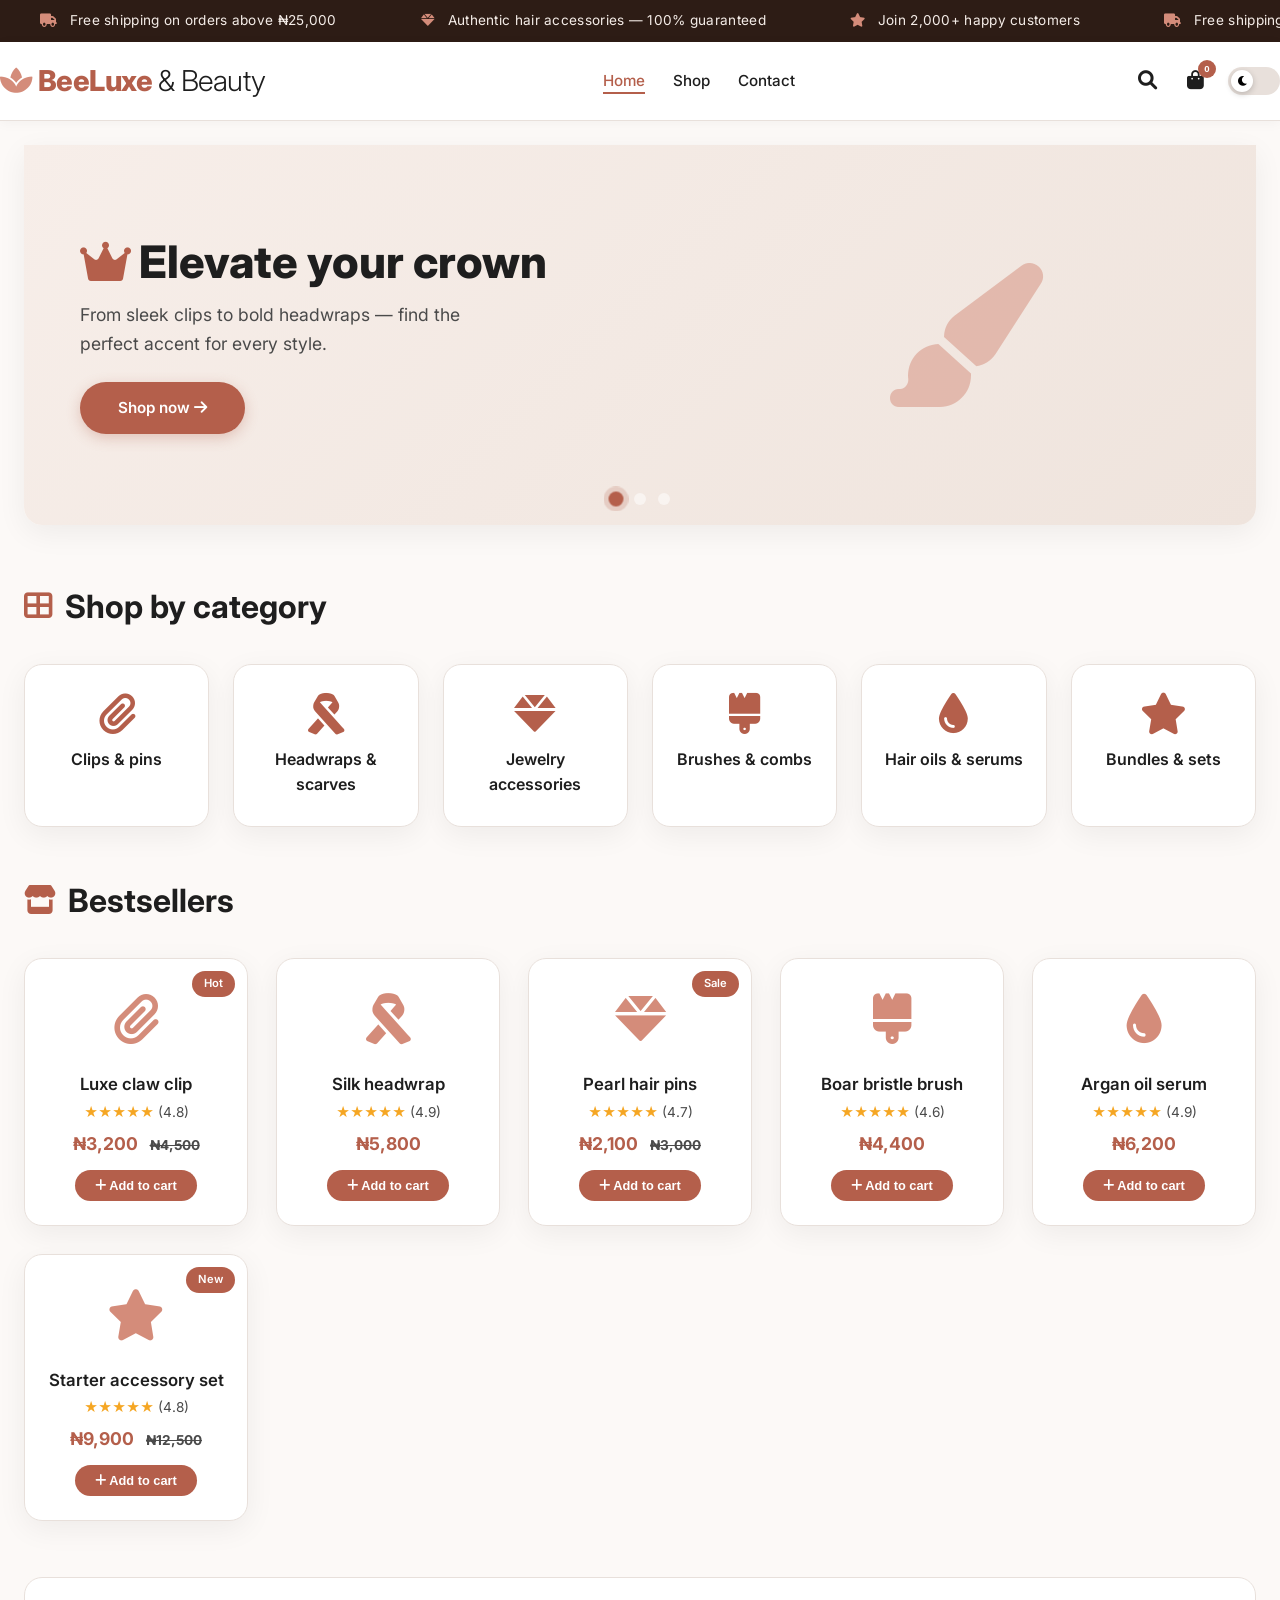
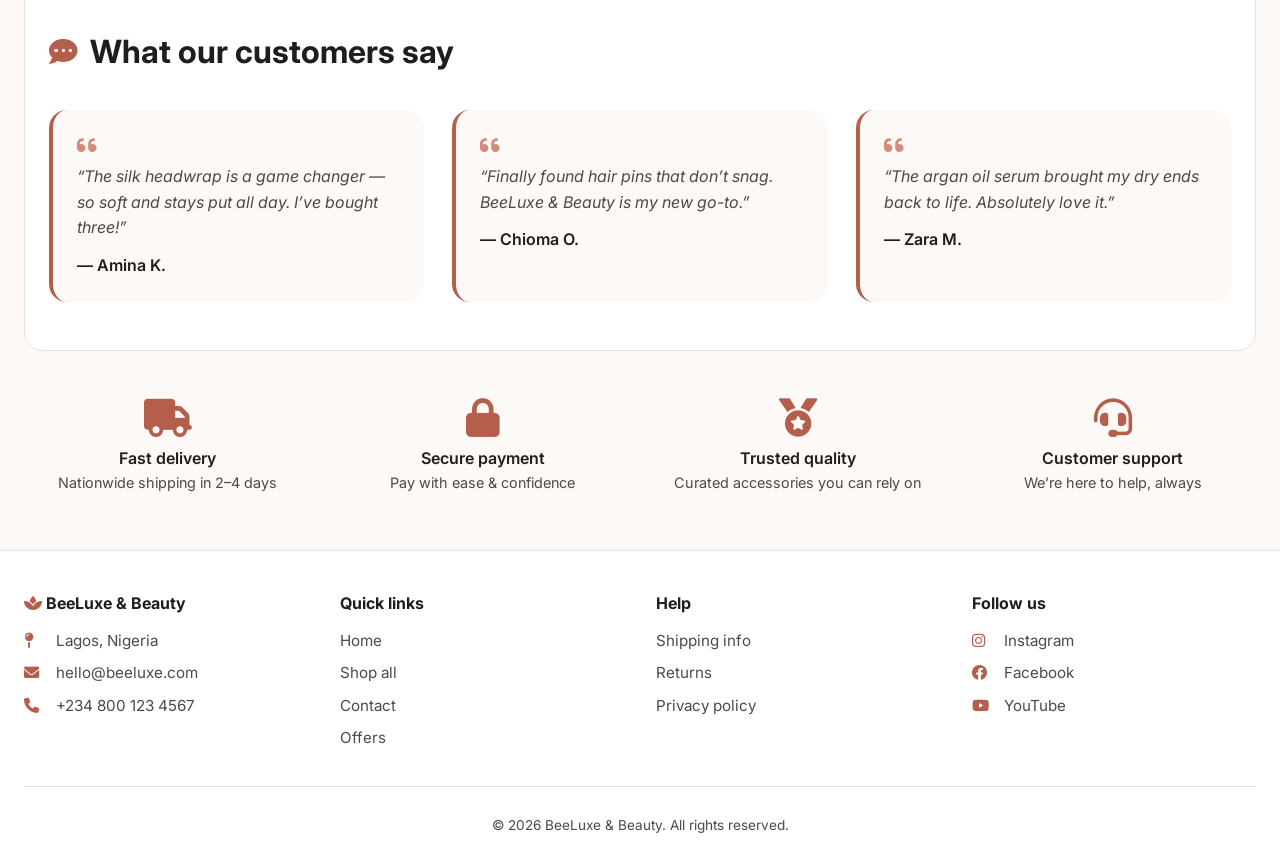
<file: contact.html>
<!DOCTYPE html>
<html lang="en">
<head>
    <meta charset="UTF-8" />
    <meta name="viewport" content="width=device-width, initial-scale=1.0" />
    <title>BeeLuxe & Beauty – Hair Accessories</title>

    <!-- Google Fonts & Font Awesome -->
    <link rel="preconnect" href="https://fonts.googleapis.com" />
    <link rel="preconnect" href="https://fonts.gstatic.com" crossorigin />
    <link href="https://fonts.googleapis.com/css2?family=Inter:opsz,wght@14..32,300;14..32,400;14..32,600;14..32,700;14..32,800&display=swap" rel="stylesheet" />
    <link rel="stylesheet" href="https://cdnjs.cloudflare.com/ajax/libs/font-awesome/6.0.0-beta3/css/all.min.css" />

    <style>
        /* ----- CSS Variables (Light & Dark) ----- */
        * {
            margin: 0;
            padding: 0;
            box-sizing: border-box;
        }

        :root {
            --bg: #fcf9f7;
            --bg-secondary: #ffffff;
            --text: #1e1e1e;
            --text-muted: #4a4a4a;
            --accent: #b45f4b;
            --accent-light: #d48c7a;
            --accent-dark: #8e3e2b;
            --border: #e8e0db;
            --shadow: 0 8px 30px rgba(0, 0, 0, 0.06);
            --card-bg: #ffffff;
            --hero-overlay: rgba(0, 0, 0, 0.25);
            --transition: 0.35s ease;
            --radius: 18px;
            --font: 'Inter', sans-serif;
            --banner-bg: #2d1c15;
            --banner-text: #f5ede8;
            --input-bg: #ffffff;
            --input-border: #ddd;
            --input-focus: #b45f4b;
            --success: #2d7d46;
        }

        [data-theme="dark"] {
            --bg: #161616;
            --bg-secondary: #1f1f1f;
            --text: #f0ece9;
            --text-muted: #b0aaa5;
            --accent: #d48c7a;
            --accent-light: #e6b09e;
            --accent-dark: #b45f4b;
            --border: #333333;
            --shadow: 0 8px 30px rgba(0, 0, 0, 0.5);
            --card-bg: #262626;
            --hero-overlay: rgba(0, 0, 0, 0.5);
            --banner-bg: #0f0a08;
            --banner-text: #e8ddd6;
            --input-bg: #2a2a2a;
            --input-border: #444;
            --input-focus: #d48c7a;
            --success: #4caf84;
        }

        /* ----- Reset & Base ----- */
        html {
            scroll-behavior: smooth;
        }

        body {
            font-family: var(--font);
            background: var(--bg);
            color: var(--text);
            transition: background var(--transition), color var(--transition);
            line-height: 1.6;
        }

        a {
            text-decoration: none;
            color: inherit;
        }
        img {
            max-width: 100%;
            display: block;
        }
        .container {
            max-width: 1280px;
            margin: 0 auto;
            padding: 0 24px;
        }

        /* ----- Top Banner ----- */
        .top-banner {
            background: var(--banner-bg);
            color: var(--banner-text);
            font-size: 0.85rem;
            padding: 10px 0;
            text-align: center;
            letter-spacing: 0.3px;
            transition: background var(--transition), color var(--transition);
            overflow: hidden;
            white-space: nowrap;
        }
        .top-banner .marquee {
            display: inline-block;
            animation: marquee 22s linear infinite;
        }
        @keyframes marquee {
            0% {
                transform: translateX(0%);
            }
            100% {
                transform: translateX(-50%);
            }
        }
        .top-banner span {
            margin: 0 40px;
        }
        .top-banner i {
            margin-right: 8px;
            color: var(--accent-light);
        }

        /* ----- Header / Nav ----- */
        header {
            background: var(--bg-secondary);
            box-shadow: 0 2px 12px rgba(0, 0, 0, 0.04);
            position: sticky;
            top: 0;
            z-index: 999;
            transition: background var(--transition), box-shadow var(--transition);
            border-bottom: 1px solid var(--border);
        }
        .header-inner {
            display: flex;
            align-items: center;
            justify-content: space-between;
            padding: 16px 0;
            flex-wrap: wrap;
            gap: 12px;
        }
        .logo {
            font-size: 1.8rem;
            font-weight: 800;
            letter-spacing: -0.5px;
            color: var(--accent);
            transition: color var(--transition);
            cursor: pointer;
        }
        .logo i {
            margin-right: 6px;
            color: var(--accent-light);
        }
        .logo span {
            color: var(--text);
            font-weight: 300;
        }

        .nav-links {
            display: flex;
            align-items: center;
            gap: 28px;
            list-style: none;
            font-weight: 500;
            font-size: 0.95rem;
        }
        .nav-links a {
            transition: color var(--transition);
            position: relative;
            cursor: pointer;
        }
        .nav-links a::after {
            content: '';
            position: absolute;
            left: 0;
            bottom: -4px;
            width: 0;
            height: 2px;
            background: var(--accent);
            transition: width var(--transition);
        }
        .nav-links a:hover::after,
        .nav-links a.active::after {
            width: 100%;
        }
        .nav-links a:hover,
        .nav-links a.active {
            color: var(--accent);
        }

        .header-actions {
            display: flex;
            align-items: center;
            gap: 18px;
        }
        .header-actions .icon-btn {
            background: none;
            border: none;
            font-size: 1.2rem;
            cursor: pointer;
            color: var(--text);
            transition: color var(--transition), transform 0.2s;
            padding: 6px;
            position: relative;
        }
        .header-actions .icon-btn:hover {
            color: var(--accent);
            transform: scale(1.08);
        }
        .cart-count {
            position: absolute;
            top: -4px;
            right: -6px;
            background: var(--accent);
            color: #fff;
            font-size: 0.6rem;
            font-weight: 700;
            width: 18px;
            height: 18px;
            border-radius: 50%;
            display: flex;
            align-items: center;
            justify-content: center;
        }

        /* Dark mode toggle */
        .theme-toggle {
            background: var(--border);
            border: none;
            border-radius: 40px;
            width: 52px;
            height: 28px;
            display: flex;
            align-items: center;
            padding: 3px;
            cursor: pointer;
            transition: background var(--transition);
            position: relative;
        }
        .theme-toggle .toggle-ball {
            width: 22px;
            height: 22px;
            background: var(--bg-secondary);
            border-radius: 50%;
            transition: transform var(--transition), background var(--transition);
            box-shadow: 0 2px 6px rgba(0, 0, 0, 0.2);
            display: flex;
            align-items: center;
            justify-content: center;
            font-size: 0.7rem;
        }
        .theme-toggle.dark .toggle-ball {
            transform: translateX(24px);
            background: var(--accent);
            color: #fff;
        }

        /* Mobile menu */
        .hamburger {
            display: none;
            flex-direction: column;
            gap: 5px;
            background: none;
            border: none;
            cursor: pointer;
            padding: 4px;
        }
        .hamburger span {
            width: 26px;
            height: 2.5px;
            background: var(--text);
            border-radius: 4px;
            transition: 0.3s;
        }

        /* ----- Page Transitions ----- */
        .page {
            display: none;
            animation: fadePage 0.5s ease forwards;
        }
        .page.active {
            display: block;
        }
        @keyframes fadePage {
            0% {
                opacity: 0;
                transform: translateY(20px);
            }
            100% {
                opacity: 1;
                transform: translateY(0);
            }
        }

        /* ----- Hero Slider (home) ----- */
        .hero {
            position: relative;
            overflow: hidden;
            border-radius: 0 0 var(--radius) var(--radius);
            margin: 24px 0 40px;
            box-shadow: var(--shadow);
            background: var(--bg-secondary);
            transition: background var(--transition);
        }
        .hero-slider {
            display: flex;
            transition: transform 0.7s cubic-bezier(0.25, 0.46, 0.45, 0.94);
        }
        .hero-slide {
            min-width: 100%;
            display: flex;
            align-items: center;
            justify-content: space-between;
            padding: 48px 56px;
            background: linear-gradient(135deg, #f7eee9 0%, #efe4dd 100%);
            color: #1e1e1e;
            min-height: 380px;
            transition: background var(--transition);
        }
        [data-theme="dark"] .hero-slide {
            background: linear-gradient(135deg, #2a221e 0%, #1e1714 100%);
            color: #f0ece9;
        }
        .hero-slide .content {
            flex: 1 1 55%;
        }
        .hero-slide .content h1 {
            font-size: 2.8rem;
            font-weight: 800;
            line-height: 1.2;
            margin-bottom: 12px;
        }
        .hero-slide .content h1 i {
            color: var(--accent);
        }
        .hero-slide .content p {
            font-size: 1.1rem;
            max-width: 440px;
            color: var(--text-muted);
            margin-bottom: 24px;
            transition: color var(--transition);
        }
        .hero-slide .content .btn {
            display: inline-block;
            background: var(--accent);
            color: #fff;
            padding: 14px 38px;
            border-radius: 60px;
            font-weight: 600;
            transition: background var(--transition), transform 0.2s, box-shadow 0.2s;
            box-shadow: 0 4px 14px rgba(180, 95, 75, 0.3);
            border: none;
            cursor: pointer;
            font-size: 0.95rem;
        }
        .hero-slide .content .btn:hover {
            background: var(--accent-dark);
            transform: translateY(-2px);
            box-shadow: 0 8px 24px rgba(180, 95, 75, 0.35);
        }
        .hero-slide .image {
            flex: 1 1 40%;
            display: flex;
            justify-content: center;
            align-items: center;
        }
        .hero-slide .image i {
            font-size: 9rem;
            color: var(--accent-light);
            opacity: 0.5;
            transition: opacity var(--transition);
        }
        [data-theme="dark"] .hero-slide .image i {
            opacity: 0.3;
        }
        .hero-dots {
            position: absolute;
            bottom: 20px;
            left: 50%;
            transform: translateX(-50%);
            display: flex;
            gap: 12px;
            z-index: 10;
        }
        .hero-dots button {
            width: 12px;
            height: 12px;
            border-radius: 50%;
            border: none;
            background: rgba(255, 255, 255, 0.5);
            cursor: pointer;
            transition: 0.25s;
            padding: 0;
        }
        .hero-dots button.active {
            background: var(--accent);
            transform: scale(1.25);
            box-shadow: 0 0 0 4px rgba(180, 95, 75, 0.2);
        }
        .hero-dots button:hover {
            background: var(--accent-light);
        }

        /* ----- Section Titles ----- */
        .section-title {
            font-size: 2rem;
            font-weight: 700;
            margin-bottom: 32px;
            display: flex;
            align-items: center;
            gap: 12px;
        }
        .section-title i {
            color: var(--accent);
            font-size: 1.8rem;
        }

        /* ----- Category Grid (home) ----- */
        .categories {
            margin: 56px 0 48px;
        }
        .category-grid {
            display: grid;
            grid-template-columns: repeat(auto-fit, minmax(160px, 1fr));
            gap: 24px;
        }
        .category-card {
            background: var(--card-bg);
            border-radius: var(--radius);
            padding: 28px 16px;
            text-align: center;
            box-shadow: var(--shadow);
            transition: transform 0.3s, box-shadow 0.3s, background var(--transition);
            border: 1px solid var(--border);
            cursor: pointer;
        }
        .category-card:hover {
            transform: translateY(-8px);
            box-shadow: 0 16px 40px rgba(0, 0, 0, 0.08);
        }
        .category-card i {
            font-size: 2.6rem;
            color: var(--accent);
            margin-bottom: 12px;
        }
        .category-card h4 {
            font-weight: 600;
            font-size: 1rem;
        }

        /* ----- Product Grid (shared) ----- */
        .products {
            margin: 48px 0 56px;
        }
        .product-grid {
            display: grid;
            grid-template-columns: repeat(auto-fill, minmax(220px, 1fr));
            gap: 28px;
        }
        .product-card {
            background: var(--card-bg);
            border-radius: var(--radius);
            padding: 20px 16px 24px;
            box-shadow: var(--shadow);
            transition: transform 0.3s, box-shadow 0.3s, background var(--transition);
            border: 1px solid var(--border);
            text-align: center;
            position: relative;
        }
        .product-card:hover {
            transform: translateY(-6px);
            box-shadow: 0 16px 44px rgba(0, 0, 0, 0.07);
        }
        .product-card .icon-wrap {
            font-size: 3.2rem;
            color: var(--accent-light);
            margin-bottom: 10px;
        }
        .product-card h4 {
            font-weight: 600;
            font-size: 1.05rem;
            margin-bottom: 4px;
        }
        .product-card .price {
            color: var(--accent);
            font-weight: 700;
            font-size: 1.1rem;
        }
        .product-card .old-price {
            text-decoration: line-through;
            color: var(--text-muted);
            font-size: 0.85rem;
            margin-left: 8px;
        }
        .product-card .badge {
            position: absolute;
            top: 12px;
            right: 12px;
            background: var(--accent);
            color: #fff;
            font-size: 0.7rem;
            padding: 4px 12px;
            border-radius: 40px;
            font-weight: 600;
        }
        .product-card .add-btn {
            margin-top: 12px;
            background: var(--accent);
            color: #fff;
            border: none;
            padding: 8px 20px;
            border-radius: 40px;
            font-weight: 600;
            font-size: 0.8rem;
            cursor: pointer;
            transition: background var(--transition), transform 0.2s;
        }
        .product-card .add-btn:hover {
            background: var(--accent-dark);
            transform: scale(1.05);
        }
        .product-card .rating {
            color: #f5a623;
            font-size: 0.85rem;
            margin: 4px 0 6px;
        }
        .product-card .rating span {
            color: var(--text-muted);
            font-weight: 400;
        }

        /* ----- Shop Filters ----- */
        .shop-toolbar {
            display: flex;
            flex-wrap: wrap;
            align-items: center;
            justify-content: space-between;
            gap: 16px;
            margin-bottom: 32px;
            padding: 16px 20px;
            background: var(--bg-secondary);
            border-radius: var(--radius);
            border: 1px solid var(--border);
            transition: background var(--transition);
        }
        .shop-toolbar .filter-group {
            display: flex;
            flex-wrap: wrap;
            gap: 10px;
        }
        .shop-toolbar .filter-btn {
            background: var(--bg);
            border: 1px solid var(--border);
            padding: 8px 18px;
            border-radius: 40px;
            font-size: 0.85rem;
            font-weight: 500;
            cursor: pointer;
            transition: all var(--transition);
            color: var(--text);
        }
        .shop-toolbar .filter-btn:hover,
        .shop-toolbar .filter-btn.active {
            background: var(--accent);
            color: #fff;
            border-color: var(--accent);
        }
        .shop-toolbar .sort-select {
            background: var(--bg);
            border: 1px solid var(--border);
            padding: 8px 16px;
            border-radius: 40px;
            font-size: 0.85rem;
            color: var(--text);
            cursor: pointer;
            outline: none;
            transition: border var(--transition);
        }
        .shop-toolbar .sort-select:focus {
            border-color: var(--accent);
        }

        /* ----- Testimonials (home) ----- */
        .testimonials {
            margin: 56px 0 48px;
            background: var(--bg-secondary);
            padding: 48px 0;
            border-radius: var(--radius);
            transition: background var(--transition);
            border: 1px solid var(--border);
        }
        .testimonial-grid {
            display: grid;
            grid-template-columns: repeat(auto-fit, minmax(240px, 1fr));
            gap: 28px;
        }
        .testimonial-card {
            background: var(--bg);
            padding: 24px;
            border-radius: var(--radius);
            border-left: 4px solid var(--accent);
            transition: background var(--transition);
        }
        .testimonial-card i {
            color: var(--accent-light);
            font-size: 1.4rem;
            margin-bottom: 8px;
        }
        .testimonial-card p {
            font-style: italic;
            color: var(--text-muted);
            margin-bottom: 12px;
        }
        .testimonial-card .name {
            font-weight: 600;
        }

        /* ----- Features (shared) ----- */
        .features {
            display: grid;
            grid-template-columns: repeat(auto-fit, minmax(180px, 1fr));
            gap: 28px;
            margin: 48px 0 56px;
            text-align: center;
        }
        .feature-item i {
            font-size: 2.4rem;
            color: var(--accent);
            margin-bottom: 8px;
        }
        .feature-item h5 {
            font-weight: 600;
            font-size: 1rem;
        }
        .feature-item p {
            font-size: 0.9rem;
            color: var(--text-muted);
        }

        /* ----- Contact Page ----- */
        .contact-wrap {
            display: grid;
            grid-template-columns: 1fr 1fr;
            gap: 48px;
            margin: 40px 0 56px;
        }
        .contact-info h3 {
            font-size: 1.6rem;
            font-weight: 700;
            margin-bottom: 12px;
        }
        .contact-info p {
            color: var(--text-muted);
            margin-bottom: 28px;
        }
        .contact-info .info-item {
            display: flex;
            align-items: center;
            gap: 16px;
            margin-bottom: 18px;
        }
        .contact-info .info-item i {
            width: 44px;
            height: 44px;
            background: var(--accent);
            color: #fff;
            border-radius: 50%;
            display: flex;
            align-items: center;
            justify-content: center;
            font-size: 1.1rem;
            flex-shrink: 0;
        }
        .contact-info .info-item .label {
            font-weight: 600;
            font-size: 0.9rem;
        }
        .contact-info .info-item .value {
            color: var(--text-muted);
            font-size: 0.95rem;
        }
        .contact-form {
            background: var(--bg-secondary);
            padding: 36px 32px;
            border-radius: var(--radius);
            border: 1px solid var(--border);
            transition: background var(--transition);
        }
        .contact-form h3 {
            font-size: 1.6rem;
            font-weight: 700;
            margin-bottom: 8px;
        }
        .contact-form .sub {
            color: var(--text-muted);
            margin-bottom: 24px;
        }
        .contact-form label {
            font-weight: 600;
            font-size: 0.9rem;
            display: block;
            margin-bottom: 4px;
        }
        .contact-form input,
        .contact-form textarea {
            width: 100%;
            padding: 12px 16px;
            border: 1px solid var(--input-border);
            border-radius: 10px;
            background: var(--input-bg);
            color: var(--text);
            font-family: var(--font);
            font-size: 0.95rem;
            transition: border var(--transition), box-shadow var(--transition);
            margin-bottom: 18px;
            outline: none;
        }
        .contact-form input:focus,
        .contact-form textarea:focus {
            border-color: var(--input-focus);
            box-shadow: 0 0 0 3px rgba(180, 95, 75, 0.15);
        }
        .contact-form textarea {
            min-height: 130px;
            resize: vertical;
        }
        .contact-form .submit-btn {
            background: var(--accent);
            color: #fff;
            border: none;
            padding: 14px 40px;
            border-radius: 60px;
            font-weight: 600;
            font-size: 1rem;
            cursor: pointer;
            transition: background var(--transition), transform 0.2s;
        }
        .contact-form .submit-btn:hover {
            background: var(--accent-dark);
            transform: translateY(-2px);
        }
        .form-success {
            display: none;
            padding: 16px 20px;
            background: var(--success);
            color: #fff;
            border-radius: 10px;
            margin-top: 12px;
            font-weight: 500;
        }
        .form-success.show {
            display: block;
        }

        /* ----- Footer ----- */
        footer {
            background: var(--bg-secondary);
            border-top: 1px solid var(--border);
            padding: 40px 0 24px;
            margin-top: 32px;
            transition: background var(--transition);
        }
        .footer-grid {
            display: grid;
            grid-template-columns: repeat(auto-fit, minmax(180px, 1fr));
            gap: 32px;
        }
        .footer-grid h4 {
            font-weight: 700;
            margin-bottom: 12px;
        }
        .footer-grid ul {
            list-style: none;
        }
        .footer-grid ul li {
            margin-bottom: 8px;
            color: var(--text-muted);
            font-size: 0.95rem;
        }
        .footer-grid ul li i {
            margin-right: 8px;
            color: var(--accent);
            width: 20px;
        }
        .footer-bottom {
            text-align: center;
            padding-top: 28px;
            margin-top: 28px;
            border-top: 1px solid var(--border);
            font-size: 0.85rem;
            color: var(--text-muted);
        }

        /* ----- Responsive ----- */
        @media (max-width: 900px) {
            .hero-slide {
                flex-direction: column;
                text-align: center;
                padding: 40px 28px;
                min-height: 320px;
            }
            .hero-slide .content p {
                max-width: 100%;
            }
            .hero-slide .image i {
                font-size: 5rem;
                margin-top: 12px;
            }
            .hero-slide .content h1 {
                font-size: 2.2rem;
            }
            .nav-links {
                display: none;
                flex-direction: column;
                width: 100%;
                background: var(--bg-secondary);
                padding: 20px 0;
                gap: 16px;
                border-top: 1px solid var(--border);
            }
            .nav-links.open {
                display: flex;
            }
            .hamburger {
                display: flex;
            }
            .header-inner {
                flex-wrap: wrap;
            }
            .contact-wrap {
                grid-template-columns: 1fr;
                gap: 32px;
            }
        }

        @media (max-width: 600px) {
            .hero-slide .content h1 {
                font-size: 1.8rem;
            }
            .product-grid {
                grid-template-columns: repeat(2, 1fr);
                gap: 16px;
            }
            .category-grid {
                grid-template-columns: repeat(2, 1fr);
                gap: 14px;
            }
            .top-banner {
                font-size: 0.7rem;
                padding: 8px 0;
            }
            .section-title {
                font-size: 1.5rem;
            }
            .shop-toolbar {
                flex-direction: column;
                align-items: stretch;
            }
            .shop-toolbar .filter-group {
                justify-content: center;
            }
            .contact-form {
                padding: 24px 18px;
            }
        }

        /* ----- Utility animations ----- */
        .fade-up {
            opacity: 0;
            transform: translateY(30px);
            transition: opacity 0.7s ease, transform 0.7s ease;
        }
        .fade-up.visible {
            opacity: 1;
            transform: translateY(0);
        }

        /* Toast notification */
        .toast {
            position: fixed;
            bottom: 30px;
            right: 30px;
            background: var(--bg-secondary);
            color: var(--text);
            border: 1px solid var(--border);
            padding: 16px 28px;
            border-radius: var(--radius);
            box-shadow: var(--shadow);
            font-weight: 500;
            transform: translateY(120px);
            opacity: 0;
            transition: all 0.4s ease;
            z-index: 9999;
            display: flex;
            align-items: center;
            gap: 12px;
        }
        .toast.show {
            transform: translateY(0);
            opacity: 1;
        }
        .toast i {
            color: var(--success);
            font-size: 1.2rem;
        }
    </style>
</head>
<body>

    <!-- ===== TOP BANNER ===== -->
    <div class="top-banner">
        <div class="marquee">
            <span><i class="fas fa-truck"></i> Free shipping on orders above ₦25,000</span>
            <span><i class="fas fa-gem"></i> Authentic hair accessories — 100% guaranteed</span>
            <span><i class="fas fa-star"></i> Join 2,000+ happy customers</span>
            <span><i class="fas fa-truck"></i> Free shipping on orders above ₦25,000</span>
            <span><i class="fas fa-gem"></i> Authentic hair accessories — 100% guaranteed</span>
            <span><i class="fas fa-star"></i> Join 2,000+ happy customers</span>
        </div>
    </div>

    <!-- ===== HEADER ===== -->
    <header>
        <div class="container header-inner">
            <a class="logo" onclick="navigateTo('home')"><i class="fas fa-spa"></i>BeeLuxe <span>&amp; Beauty</span></a>

            <ul class="nav-links" id="navLinks">
                <li><a class="active" data-page="home" onclick="navigateTo('home')">Home</a></li>
                <li><a data-page="shop" onclick="navigateTo('shop')">Shop</a></li>
                <li><a data-page="contact" onclick="navigateTo('contact')">Contact</a></li>
            </ul>

            <div class="header-actions">
                <button class="icon-btn" aria-label="Search"><i class="fas fa-search"></i></button>
                <button class="icon-btn" aria-label="Cart" onclick="showToast('🛒 Your cart is empty')">
                    <i class="fas fa-shopping-bag"></i>
                    <span class="cart-count" id="cartCount">0</span>
                </button>

                <!-- Dark mode toggle -->
                <button class="theme-toggle" id="themeToggle" aria-label="Toggle theme">
                    <span class="toggle-ball"><i class="fas fa-moon"></i></span>
                </button>

                <button class="hamburger" id="hamburger" aria-label="Menu">
                    <span></span><span></span><span></span>
                </button>
            </div>
        </div>
    </header>

    <main class="container">

        <!-- ============================================================ -->
        <!-- ===== PAGE: HOME ===== -->
        <!-- ============================================================ -->
        <div class="page active" id="page-home">

            <!-- HERO SLIDER -->
            <section class="hero" id="hero">
                <div class="hero-slider" id="heroSlider">
                    <div class="hero-slide">
                        <div class="content">
                            <h1><i class="fas fa-crown"></i> Elevate your crown</h1>
                            <p>From sleek clips to bold headwraps — find the perfect accent for every style.</p>
                            <a class="btn" onclick="navigateTo('shop')">Shop now <i class="fas fa-arrow-right"></i></a>
                        </div>
                        <div class="image">
                            <i class="fas fa-paint-brush"></i>
                        </div>
                    </div>
                    <div class="hero-slide">
                        <div class="content">
                            <h1><i class="fas fa-braces"></i> Braid &amp; shine</h1>
                            <p>Accessories that protect, define, and celebrate your natural texture.</p>
                            <a class="btn" onclick="navigateTo('shop')">Explore <i class="fas fa-arrow-right"></i></a>
                        </div>
                        <div class="image">
                            <i class="fas fa-hand-sparkles"></i>
                        </div>
                    </div>
                    <div class="hero-slide">
                        <div class="content">
                            <h1><i class="fas fa-feather"></i> Light as air</h1>
                            <p>Comfortable, durable, and made for all-day wear — your hair deserves the best.</p>
                            <a class="btn" onclick="navigateTo('shop')">Discover <i class="fas fa-arrow-right"></i></a>
                        </div>
                        <div class="image">
                            <i class="fas fa-leaf"></i>
                        </div>
                    </div>
                </div>
                <div class="hero-dots" id="heroDots">
                    <button class="active" data-index="0"></button>
                    <button data-index="1"></button>
                    <button data-index="2"></button>
                </div>
            </section>

            <!-- CATEGORIES -->
            <section class="categories" id="categories">
                <h2 class="section-title fade-up"><i class="fas fa-th-large"></i> Shop by category</h2>
                <div class="category-grid">
                    <div class="category-card fade-up" onclick="filterShop('clips')"><i class="fas fa-paperclip"></i><h4>Clips &amp; pins</h4></div>
                    <div class="category-card fade-up" onclick="filterShop('wraps')"><i class="fas fa-ribbon"></i><h4>Headwraps &amp; scarves</h4></div>
                    <div class="category-card fade-up" onclick="filterShop('jewelry')"><i class="fas fa-gem"></i><h4>Jewelry accessories</h4></div>
                    <div class="category-card fade-up" onclick="filterShop('brushes')"><i class="fas fa-brush"></i><h4>Brushes &amp; combs</h4></div>
                    <div class="category-card fade-up" onclick="filterShop('oils')"><i class="fas fa-tint"></i><h4>Hair oils &amp; serums</h4></div>
                    <div class="category-card fade-up" onclick="filterShop('sets')"><i class="fas fa-star"></i><h4>Bundles &amp; sets</h4></div>
                </div>
            </section>

            <!-- PRODUCTS (home preview) -->
            <section class="products" id="products-home">
                <h2 class="section-title fade-up"><i class="fas fa-store"></i> Bestsellers</h2>
                <div class="product-grid" id="homeProductGrid">
                    <!-- filled by JS -->
                </div>
            </section>

            <!-- TESTIMONIALS -->
            <section class="testimonials" id="testimonials">
                <div class="container">
                    <h2 class="section-title fade-up"><i class="fas fa-comment-dots"></i> What our customers say</h2>
                    <div class="testimonial-grid">
                        <div class="testimonial-card fade-up">
                            <i class="fas fa-quote-left"></i>
                            <p>“The silk headwrap is a game changer — so soft and stays put all day. I’ve bought three!”</p>
                            <div class="name">— Amina K.</div>
                        </div>
                        <div class="testimonial-card fade-up">
                            <i class="fas fa-quote-left"></i>
                            <p>“Finally found hair pins that don’t snag. BeeLuxe &amp; Beauty is my new go-to.”</p>
                            <div class="name">— Chioma O.</div>
                        </div>
                        <div class="testimonial-card fade-up">
                            <i class="fas fa-quote-left"></i>
                            <p>“The argan oil serum brought my dry ends back to life. Absolutely love it.”</p>
                            <div class="name">— Zara M.</div>
                        </div>
                    </div>
                </div>
            </section>

            <!-- FEATURES -->
            <div class="features">
                <div class="feature-item fade-up"><i class="fas fa-truck"></i><h5>Fast delivery</h5><p>Nationwide shipping in 2–4 days</p></div>
                <div class="feature-item fade-up"><i class="fas fa-lock"></i><h5>Secure payment</h5><p>Pay with ease &amp; confidence</p></div>
                <div class="feature-item fade-up"><i class="fas fa-medal"></i><h5>Trusted quality</h5><p>Curated accessories you can rely on</p></div>
                <div class="feature-item fade-up"><i class="fas fa-headset"></i><h5>Customer support</h5><p>We’re here to help, always</p></div>
            </div>

        </div><!-- /page-home -->

        <!-- ============================================================ -->
        <!-- ===== PAGE: SHOP ===== -->
        <!-- ============================================================ -->
        <div class="page" id="page-shop">

            <section class="products" style="margin-top:32px;">
                <h2 class="section-title fade-up"><i class="fas fa-store-alt"></i> All Accessories</h2>

                <!-- Toolbar -->
                <div class="shop-toolbar fade-up">
                    <div class="filter-group">
                        <button class="filter-btn active" data-filter="all" onclick="filterShop('all')">All</button>
                        <button class="filter-btn" data-filter="clips" onclick="filterShop('clips')">Clips</button>
                        <button class="filter-btn" data-filter="wraps" onclick="filterShop('wraps')">Wraps</button>
                        <button class="filter-btn" data-filter="jewelry" onclick="filterShop('jewelry')">Jewelry</button>
                        <button class="filter-btn" data-filter="brushes" onclick="filterShop('brushes')">Brushes</button>
                        <button class="filter-btn" data-filter="oils" onclick="filterShop('oils')">Oils</button>
                        <button class="filter-btn" data-filter="sets" onclick="filterShop('sets')">Sets</button>
                    </div>
                    <select class="sort-select" id="sortSelect" onchange="sortProducts()">
                        <option value="default">Sort by: Featured</option>
                        <option value="price-low">Price: Low to High</option>
                        <option value="price-high">Price: High to Low</option>
                        <option value="name">Name: A to Z</option>
                    </select>
                </div>

                <div class="product-grid" id="shopProductGrid">
                    <!-- filled by JS -->
                </div>
            </section>

            <!-- Features (shared) -->
            <div class="features">
                <div class="feature-item fade-up"><i class="fas fa-truck"></i><h5>Fast delivery</h5><p>Nationwide shipping in 2–4 days</p></div>
                <div class="feature-item fade-up"><i class="fas fa-lock"></i><h5>Secure payment</h5><p>Pay with ease &amp; confidence</p></div>
                <div class="feature-item fade-up"><i class="fas fa-medal"></i><h5>Trusted quality</h5><p>Curated accessories you can rely on</p></div>
                <div class="feature-item fade-up"><i class="fas fa-headset"></i><h5>Customer support</h5><p>We’re here to help, always</p></div>
            </div>

        </div><!-- /page-shop -->

        <!-- ============================================================ -->
        <!-- ===== PAGE: CONTACT ===== -->
        <!-- ============================================================ -->
        <div class="page" id="page-contact">

            <div class="contact-wrap" style="margin-top:32px;">
                <!-- Contact Info -->
                <div class="contact-info fade-up">
                    <h3><i class="fas fa-paper-plane" style="color:var(--accent);"></i> Get in touch</h3>
                    <p>We'd love to hear from you! Reach out with any questions, feedback, or custom orders.</p>
                    <div class="info-item">
                        <i class="fas fa-map-marker-alt"></i>
                        <div><div class="label">Visit us</div><div class="value">23 Balogun Street, Lagos Island, Lagos, Nigeria</div></div>
                    </div>
                    <div class="info-item">
                        <i class="fas fa-phone-alt"></i>
                        <div><div class="label">Call us</div><div class="value">+234 800 123 4567</div></div>
                    </div>
                    <div class="info-item">
                        <i class="fas fa-envelope"></i>
                        <div><div class="label">Email us</div><div class="value">hello@beeluxe.com</div></div>
                    </div>
                    <div class="info-item">
                        <i class="fas fa-clock"></i>
                        <div><div class="label">Working hours</div><div class="value">Mon – Sat: 9:00 AM – 7:00 PM (WAT)</div></div>
                    </div>
                    <div style="margin-top:20px; display:flex; gap:16px; font-size:1.6rem; color:var(--accent);">
                        <i class="fab fa-instagram" style="cursor:pointer;"></i>
                        <i class="fab fa-facebook" style="cursor:pointer;"></i>
                        <i class="fab fa-youtube" style="cursor:pointer;"></i>
                        <i class="fab fa-tiktok" style="cursor:pointer;"></i>
                    </div>
                </div>

                <!-- Contact Form -->
                <div class="contact-form fade-up">
                    <h3>Send a message</h3>
                    <p class="sub">We'll get back to you within 24 hours.</p>
                    <form id="contactForm" onsubmit="handleContactForm(event)">
                        <label for="contactName">Full name</label>
                        <input type="text" id="contactName" placeholder="Your full name" required />

                        <label for="contactEmail">Email address</label>
                        <input type="email" id="contactEmail" placeholder="you@example.com" required />

                        <label for="contactSubject">Subject</label>
                        <input type="text" id="contactSubject" placeholder="What's this about?" />

                        <label for="contactMessage">Message</label>
                        <textarea id="contactMessage" placeholder="Tell us how we can help..." required></textarea>

                        <button type="submit" class="submit-btn"><i class="fas fa-paper-plane"></i> Send message</button>
                        <div class="form-success" id="formSuccess">
                            <i class="fas fa-check-circle"></i> Thank you! Your message has been sent. We'll reply soon.
                        </div>
                    </form>
                </div>
            </div>

            <!-- Features (shared) -->
            <div class="features">
                <div class="feature-item fade-up"><i class="fas fa-truck"></i><h5>Fast delivery</h5><p>Nationwide shipping in 2–4 days</p></div>
                <div class="feature-item fade-up"><i class="fas fa-lock"></i><h5>Secure payment</h5><p>Pay with ease &amp; confidence</p></div>
                <div class="feature-item fade-up"><i class="fas fa-medal"></i><h5>Trusted quality</h5><p>Curated accessories you can rely on</p></div>
                <div class="feature-item fade-up"><i class="fas fa-headset"></i><h5>Customer support</h5><p>We’re here to help, always</p></div>
            </div>

        </div><!-- /page-contact -->

    </main>

    <!-- ===== FOOTER ===== -->
    <footer>
        <div class="container">
            <div class="footer-grid">
                <div>
                    <h4><i class="fas fa-spa" style="color:var(--accent);"></i> BeeLuxe &amp; Beauty</h4>
                    <ul>
                        <li><i class="fas fa-map-pin"></i> Lagos, Nigeria</li>
                        <li><i class="fas fa-envelope"></i> hello@beeluxe.com</li>
                        <li><i class="fas fa-phone"></i> +234 800 123 4567</li>
                    </ul>
                </div>
                <div>
                    <h4>Quick links</h4>
                    <ul>
                        <li><a onclick="navigateTo('home')">Home</a></li>
                        <li><a onclick="navigateTo('shop')">Shop all</a></li>
                        <li><a onclick="navigateTo('contact')">Contact</a></li>
                        <li><a href="#">Offers</a></li>
                    </ul>
                </div>
                <div>
                    <h4>Help</h4>
                    <ul>
                        <li><a href="#">Shipping info</a></li>
                        <li><a href="#">Returns</a></li>
                        <li><a href="#">Privacy policy</a></li>
                    </ul>
                </div>
                <div>
                    <h4>Follow us</h4>
                    <ul>
                        <li><i class="fab fa-instagram"></i> Instagram</li>
                        <li><i class="fab fa-facebook"></i> Facebook</li>
                        <li><i class="fab fa-youtube"></i> YouTube</li>
                    </ul>
                </div>
            </div>
            <div class="footer-bottom">
                &copy; 2026 BeeLuxe &amp; Beauty. All rights reserved.
            </div>
        </div>
    </footer>

    <!-- ===== TOAST ===== -->
    <div class="toast" id="toast"><i class="fas fa-check-circle"></i> <span id="toastMsg">Added to cart</span></div>

    <!-- ============================================================ -->
    <!-- ===== JAVASCRIPT ===== -->
    <!-- ============================================================ -->
    <script>
        (function() {
            'use strict';

            // ----- PRODUCT DATA -----
            const products = [
                { id: 1, name: 'Luxe claw clip', category: 'clips', price: 3200, oldPrice: 4500, icon: 'fa-paperclip',
                    badge: 'Hot', rating: 4.8 },
                { id: 2, name: 'Silk headwrap', category: 'wraps', price: 5800, oldPrice: null, icon: 'fa-ribbon',
                    badge: null, rating: 4.9 },
                { id: 3, name: 'Pearl hair pins', category: 'jewelry', price: 2100, oldPrice: 3000, icon: 'fa-gem',
                    badge: 'Sale', rating: 4.7 },
                { id: 4, name: 'Boar bristle brush', category: 'brushes', price: 4400, oldPrice: null, icon: 'fa-brush',
                    badge: null, rating: 4.6 },
                { id: 5, name: 'Argan oil serum', category: 'oils', price: 6200, oldPrice: null, icon: 'fa-tint',
                    badge: null, rating: 4.9 },
                { id: 6, name: 'Starter accessory set', category: 'sets', price: 9900, oldPrice: 12500, icon: 'fa-star',
                    badge: 'New', rating: 4.8 },
                { id: 7, name: 'Gold chain hair clip', category: 'clips', price: 2800, oldPrice: 3500, icon: 'fa-crown',
                    badge: null, rating: 4.5 },
                { id: 8, name: 'Satin scrunchie set', category: 'wraps', price: 2400, oldPrice: null, icon: 'fa-circle',
                    badge: 'Bestseller', rating: 4.7 },
                { id: 9, name: 'Crystal hair comb', category: 'jewelry', price: 3900, oldPrice: 4900, icon: 'fa-gem',
                    badge: null, rating: 4.4 },
                { id: 10, name: 'Wooden paddle brush', category: 'brushes', price: 3700, oldPrice: null, icon: 'fa-tree',
                    badge: null, rating: 4.3 },
                { id: 11, name: 'Coconut oil hair food', category: 'oils', price: 4500, oldPrice: 5500, icon: 'fa-seedling',
                    badge: 'Sale', rating: 4.6 },
                { id: 12, name: 'Deluxe travel set', category: 'sets', price: 7500, oldPrice: 8900, icon: 'fa-suitcase',
                    badge: null, rating: 4.7 },
            ];

            let cartCount = 0;
            let currentFilter = 'all';
            let currentSort = 'default';

            // ----- DOM refs -----
            const homeGrid = document.getElementById('homeProductGrid');
            const shopGrid = document.getElementById('shopProductGrid');
            const cartCountEl = document.getElementById('cartCount');
            const toast = document.getElementById('toast');
            const toastMsg = document.getElementById('toastMsg');
            let toastTimer = null;

            // ----- Render products -----
            function renderProducts(grid, productList, limit = null) {
                const list = limit ? productList.slice(0, limit) : productList;
                grid.innerHTML = list.map(p => {
                    const stars = '★'.repeat(Math.floor(p.rating)) + (p.rating % 1 >= 0.5 ? '★' : '');
                    const emptyStars = '☆'.repeat(5 - Math.ceil(p.rating));
                    const badgeHtml = p.badge ? `<span class="badge">${p.badge}</span>` : '';
                    const oldPriceHtml = p.oldPrice ? `<span class="old-price">₦${p.oldPrice.toLocaleString()}</span>` :
                        '';
                    return `
                        <div class="product-card fade-up">
                            ${badgeHtml}
                            <div class="icon-wrap"><i class="fas ${p.icon}"></i></div>
                            <h4>${p.name}</h4>
                            <div class="rating">${stars}${emptyStars} <span>(${p.rating})</span></div>
                            <div class="price">₦${p.price.toLocaleString()} ${oldPriceHtml}</div>
                            <button class="add-btn" onclick="addToCart('${p.name}', ${p.price})">
                                <i class="fas fa-plus"></i> Add to cart
                            </button>
                        </div>
                    `;
                }).join('');

                // Trigger fade-up for new elements
                requestAnimationFrame(() => {
                    grid.querySelectorAll('.fade-up').forEach(el => {
                        const obs = new IntersectionObserver((entries) => {
                            entries.forEach(entry => {
                                if (entry.isIntersecting) entry.target.classList.add('visible');
                            });
                        }, { threshold: 0.1 });
                        obs.observe(el);
                    });
                });
            }

            // ----- Get filtered products -----
            function getFilteredProducts() {
                let list = [...products];
                if (currentFilter !== 'all') {
                    list = list.filter(p => p.category === currentFilter);
                }
                return list;
            }

            // ----- Sort products -----
            function sortProducts() {
                const select = document.getElementById('sortSelect');
                currentSort = select ? select.value : 'default';
                const list = getFilteredProducts();
                switch (currentSort) {
                    case 'price-low':
                        list.sort((a, b) => a.price - b.price);
                        break;
                    case 'price-high':
                        list.sort((a, b) => b.price - a.price);
                        break;
                    case 'name':
                        list.sort((a, b) => a.name.localeCompare(b.name));
                        break;
                    default:
                        break;
                }
                renderProducts(shopGrid, list);
            }

            // ----- Filter shop (exposed) -----
            window.filterShop = function(category) {
                currentFilter = category;
                // Update active filter buttons
                document.querySelectorAll('.filter-btn').forEach(btn => {
                    btn.classList.toggle('active', btn.dataset.filter === category);
                });
                // Also update category cards on home (highlight)
                document.querySelectorAll('.category-card').forEach(card => {
                    card.style.borderColor = 'var(--border)';
                });
                sortProducts();
                // Navigate to shop page if not already there
                const shopPage = document.getElementById('page-shop');
                if (!shopPage.classList.contains('active')) {
                    navigateTo('shop');
                }
            };

            // ----- Sort (exposed) -----
            window.sortProducts = sortProducts;

            // ----- Add to cart -----
            window.addToCart = function(name, price) {
                cartCount++;
                cartCountEl.textContent = cartCount;
                showToast(`✨ ${name} added to cart (₦${price.toLocaleString()})`);
            };

            // ----- Toast -----
            function showToast(msg) {
                toastMsg.textContent = msg;
                toast.classList.add('show');
                clearTimeout(toastTimer);
                toastTimer = setTimeout(() => {
                    toast.classList.remove('show');
                }, 2800);
            }
            window.showToast = showToast;

            // ----- Contact form -----
            window.handleContactForm = function(e) {
                e.preventDefault();
                const success = document.getElementById('formSuccess');
                success.classList.add('show');
                document.getElementById('contactForm').reset();
                setTimeout(() => {
                    success.classList.remove('show');
                }, 5000);
                showToast('📬 Message sent! We\'ll reply soon.');
            };

            // ----- Navigation -----
            window.navigateTo = function(page) {
                // Hide all pages
                document.querySelectorAll('.page').forEach(p => p.classList.remove('active'));
                // Show target
                const target = document.getElementById('page-' + page);
                if (target) target.classList.add('active');

                // Update nav links
                document.querySelectorAll('.nav-links a').forEach(link => {
                    link.classList.toggle('active', link.dataset.page === page);
                });

                // Close mobile menu
                document.getElementById('navLinks').classList.remove('open');

                // Scroll to top
                window.scrollTo({ top: 0, behavior: 'smooth' });

                // If shop, re-render with current filter
                if (page === 'shop') {
                    sortProducts();
                }
                if (page === 'home') {
                    renderProducts(homeGrid, products, 6);
                }
            };

            // ----- HERO SLIDER -----
            const slider = document.getElementById('heroSlider');
            const dots = document.querySelectorAll('#heroDots button');
            let currentIndex = 0;
            let intervalId = null;

            function goToSlide(index) {
                if (index < 0) index = 0;
                if (index >= dots.length) index = dots.length - 1;
                currentIndex = index;
                slider.style.transform = 'translateX(-' + (index * 100) + '%)';
                dots.forEach((dot, i) => {
                    dot.classList.toggle('active', i === index);
                });
            }

            function nextSlide() {
                goToSlide((currentIndex + 1) % dots.length);
            }

            function startSlider() {
                if (intervalId) clearInterval(intervalId);
                intervalId = setInterval(nextSlide, 5000);
            }

            function stopSlider() {
                if (intervalId) {
                    clearInterval(intervalId);
                    intervalId = null;
                }
            }

            dots.forEach((dot) => {
                dot.addEventListener('click', function() {
                    const index = parseInt(this.getAttribute('data-index'), 10);
                    stopSlider();
                    goToSlide(index);
                    startSlider();
                });
            });

            const hero = document.getElementById('hero');
            if (hero) {
                hero.addEventListener('mouseenter', stopSlider);
                hero.addEventListener('mouseleave', startSlider);
            }
            goToSlide(0);
            startSlider();

            // ----- DARK MODE TOGGLE -----
            const toggleBtn = document.getElementById('themeToggle');
            const ball = toggleBtn.querySelector('.toggle-ball');
            const html = document.documentElement;

            const savedTheme = localStorage.getItem('theme') || 'light';
            if (savedTheme === 'dark') {
                html.setAttribute('data-theme', 'dark');
                toggleBtn.classList.add('dark');
                ball.innerHTML = '<i class="fas fa-sun"></i>';
            } else {
                ball.innerHTML = '<i class="fas fa-moon"></i>';
            }

            toggleBtn.addEventListener('click', function() {
                const isDark = html.getAttribute('data-theme') === 'dark';
                if (isDark) {
                    html.removeAttribute('data-theme');
                    toggleBtn.classList.remove('dark');
                    ball.innerHTML = '<i class="fas fa-moon"></i>';
                    localStorage.setItem('theme', 'light');
                } else {
                    html.setAttribute('data-theme', 'dark');
                    toggleBtn.classList.add('dark');
                    ball.innerHTML = '<i class="fas fa-sun"></i>';
                    localStorage.setItem('theme', 'dark');
                }
            });

            // ----- MOBILE MENU -----
            const hamburger = document.getElementById('hamburger');
            const navLinks = document.getElementById('navLinks');

            hamburger.addEventListener('click', function() {
                navLinks.classList.toggle('open');
            });

            navLinks.querySelectorAll('a').forEach(link => {
                link.addEventListener('click', function() {
                    navLinks.classList.remove('open');
                });
            });

            // ----- SCROLL ANIMATIONS (Intersection Observer) -----
            const fadeElements = document.querySelectorAll('.fade-up');

            const observer = new IntersectionObserver((entries) => {
                entries.forEach(entry => {
                    if (entry.isIntersecting) {
                        entry.target.classList.add('visible');
                    }
                });
            }, {
                threshold: 0.15,
                rootMargin: '0px 0px -20px 0px'
            });

            fadeElements.forEach(el => observer.observe(el));

            // ----- INIT -----
            renderProducts(homeGrid, products, 6);
            renderProducts(shopGrid, products);
            // Ensure home is active
            navigateTo('home');

            // Expose products for sort
            window._products = products;

        })();
    </script>

</body>
</html>
</file>
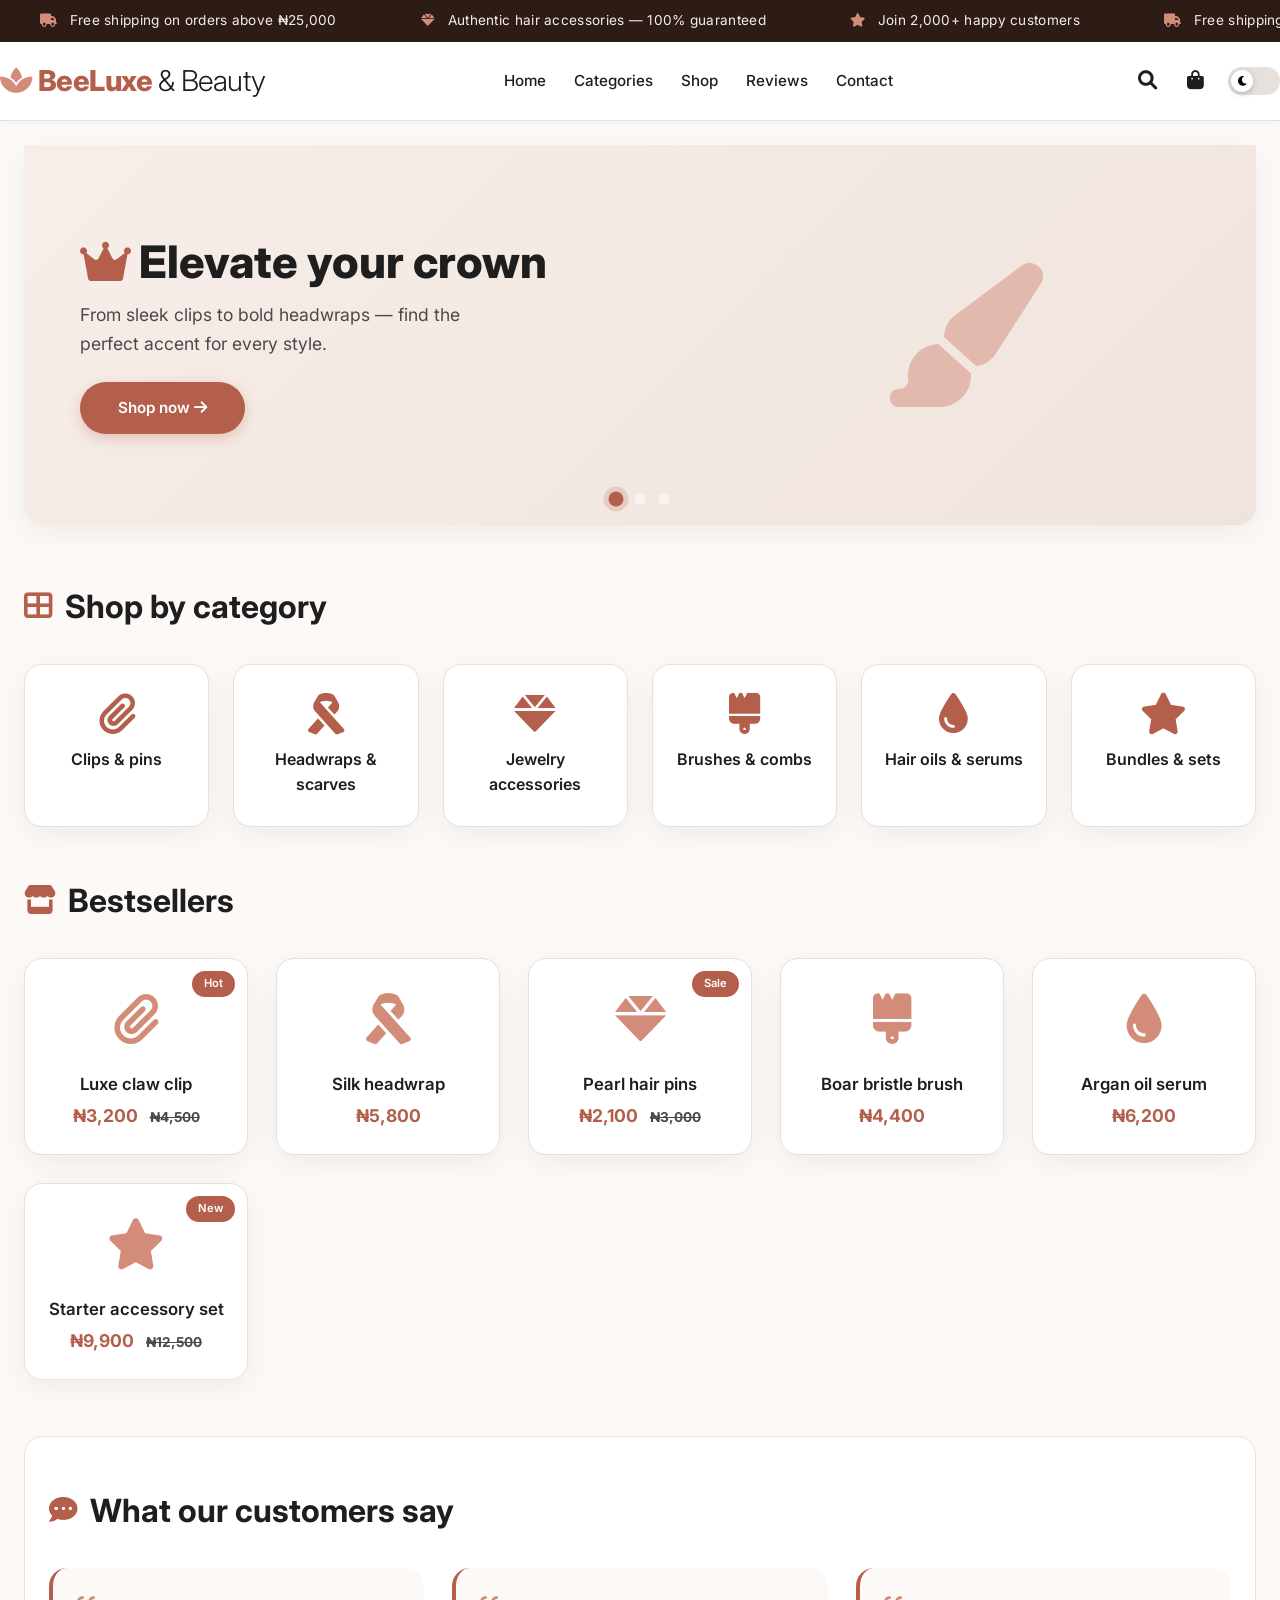
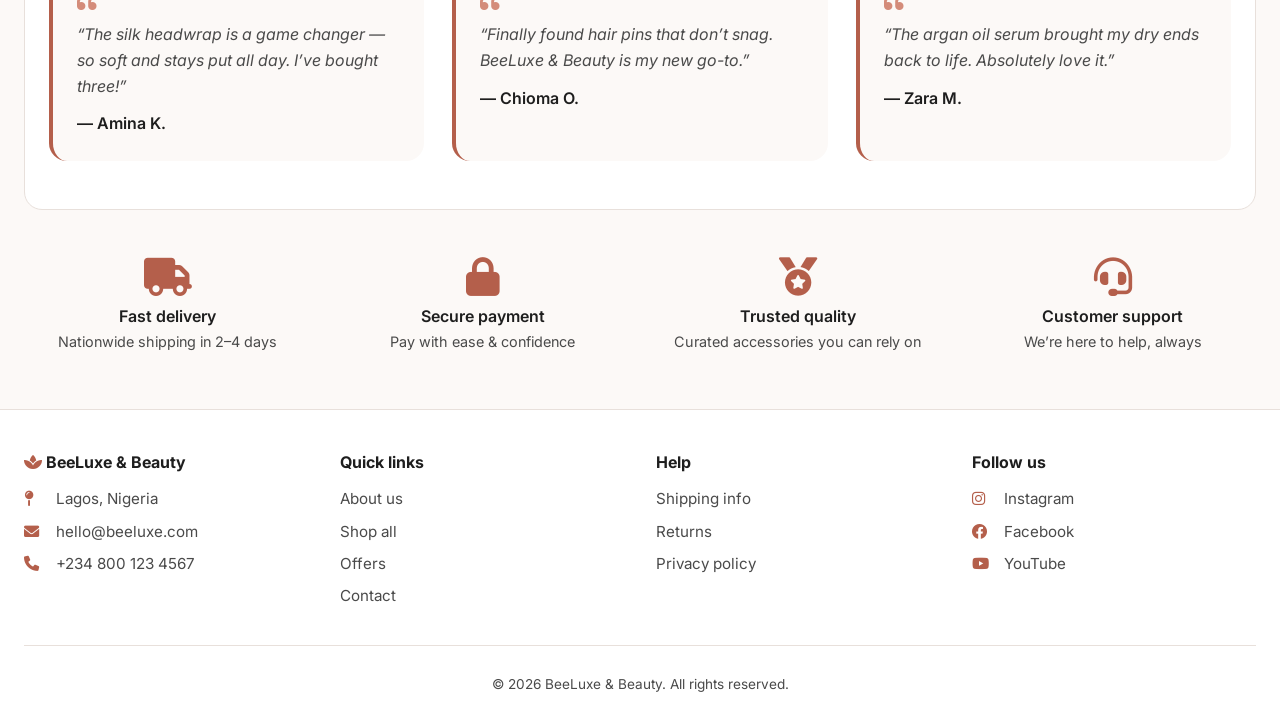
<file: project.html>
<!DOCTYPE html>
<html lang="en">
<head>
    <meta charset="UTF-8" />
    <meta name="viewport" content="width=device-width, initial-scale=1.0" />
    <title>BeeLuxe & Beauty – Hair Accessories</title>

    <!-- Google Fonts & Font Awesome -->
    <link rel="preconnect" href="https://fonts.googleapis.com" />
    <link rel="preconnect" href="https://fonts.gstatic.com" crossorigin />
    <link href="https://fonts.googleapis.com/css2?family=Inter:opsz,wght@14..32,300;14..32,400;14..32,600;14..32,700;14..32,800&display=swap" rel="stylesheet" />
    <link rel="stylesheet" href="https://cdnjs.cloudflare.com/ajax/libs/font-awesome/6.0.0-beta3/css/all.min.css" />

    <style>
        /* ----- CSS Variables (Light & Dark) ----- */
        * {
            margin: 0;
            padding: 0;
            box-sizing: border-box;
        }

        :root {
            --bg: #fcf9f7;
            --bg-secondary: #ffffff;
            --text: #1e1e1e;
            --text-muted: #4a4a4a;
            --accent: #b45f4b;
            --accent-light: #d48c7a;
            --accent-dark: #8e3e2b;
            --border: #e8e0db;
            --shadow: 0 8px 30px rgba(0, 0, 0, 0.06);
            --card-bg: #ffffff;
            --hero-overlay: rgba(0, 0, 0, 0.25);
            --transition: 0.35s ease;
            --radius: 18px;
            --font: 'Inter', sans-serif;
            --banner-bg: #2d1c15;
            --banner-text: #f5ede8;
        }

        [data-theme="dark"] {
            --bg: #161616;
            --bg-secondary: #1f1f1f;
            --text: #f0ece9;
            --text-muted: #b0aaa5;
            --accent: #d48c7a;
            --accent-light: #e6b09e;
            --accent-dark: #b45f4b;
            --border: #333333;
            --shadow: 0 8px 30px rgba(0, 0, 0, 0.5);
            --card-bg: #262626;
            --hero-overlay: rgba(0, 0, 0, 0.5);
            --banner-bg: #0f0a08;
            --banner-text: #e8ddd6;
        }

        /* ----- Reset & Base ----- */
        html {
            scroll-behavior: smooth;
        }

        body {
            font-family: var(--font);
            background: var(--bg);
            color: var(--text);
            transition: background var(--transition), color var(--transition);
            line-height: 1.6;
        }

        a {
            text-decoration: none;
            color: inherit;
        }
        img {
            max-width: 100%;
            display: block;
        }
        .container {
            max-width: 1280px;
            margin: 0 auto;
            padding: 0 24px;
        }

        /* ----- Top Banner ----- */
        .top-banner {
            background: var(--banner-bg);
            color: var(--banner-text);
            font-size: 0.85rem;
            padding: 10px 0;
            text-align: center;
            letter-spacing: 0.3px;
            transition: background var(--transition), color var(--transition);
            overflow: hidden;
            white-space: nowrap;
        }
        .top-banner .marquee {
            display: inline-block;
            animation: marquee 22s linear infinite;
        }
        @keyframes marquee {
            0% {
                transform: translateX(0%);
            }
            100% {
                transform: translateX(-50%);
            }
        }
        .top-banner span {
            margin: 0 40px;
        }
        .top-banner i {
            margin-right: 8px;
            color: var(--accent-light);
        }

        /* ----- Header / Nav ----- */
        header {
            background: var(--bg-secondary);
            box-shadow: 0 2px 12px rgba(0, 0, 0, 0.04);
            position: sticky;
            top: 0;
            z-index: 999;
            transition: background var(--transition), box-shadow var(--transition);
            border-bottom: 1px solid var(--border);
        }
        .header-inner {
            display: flex;
            align-items: center;
            justify-content: space-between;
            padding: 16px 0;
            flex-wrap: wrap;
            gap: 12px;
        }
        .logo {
            font-size: 1.8rem;
            font-weight: 800;
            letter-spacing: -0.5px;
            color: var(--accent);
            transition: color var(--transition);
        }
        .logo i {
            margin-right: 6px;
            color: var(--accent-light);
        }
        .logo span {
            color: var(--text);
            font-weight: 300;
        }

        .nav-links {
            display: flex;
            align-items: center;
            gap: 28px;
            list-style: none;
            font-weight: 500;
            font-size: 0.95rem;
        }
        .nav-links a {
            transition: color var(--transition);
            position: relative;
        }
        .nav-links a::after {
            content: '';
            position: absolute;
            left: 0;
            bottom: -4px;
            width: 0;
            height: 2px;
            background: var(--accent);
            transition: width var(--transition);
        }
        .nav-links a:hover::after {
            width: 100%;
        }
        .nav-links a:hover {
            color: var(--accent);
        }

        .header-actions {
            display: flex;
            align-items: center;
            gap: 18px;
        }
        .header-actions .icon-btn {
            background: none;
            border: none;
            font-size: 1.2rem;
            cursor: pointer;
            color: var(--text);
            transition: color var(--transition), transform 0.2s;
            padding: 6px;
        }
        .header-actions .icon-btn:hover {
            color: var(--accent);
            transform: scale(1.08);
        }

        /* Dark mode toggle */
        .theme-toggle {
            background: var(--border);
            border: none;
            border-radius: 40px;
            width: 52px;
            height: 28px;
            display: flex;
            align-items: center;
            padding: 3px;
            cursor: pointer;
            transition: background var(--transition);
            position: relative;
        }
        .theme-toggle .toggle-ball {
            width: 22px;
            height: 22px;
            background: var(--bg-secondary);
            border-radius: 50%;
            transition: transform var(--transition), background var(--transition);
            box-shadow: 0 2px 6px rgba(0, 0, 0, 0.2);
            display: flex;
            align-items: center;
            justify-content: center;
            font-size: 0.7rem;
        }
        .theme-toggle.dark .toggle-ball {
            transform: translateX(24px);
            background: var(--accent);
            color: #fff;
        }

        /* Mobile menu */
        .hamburger {
            display: none;
            flex-direction: column;
            gap: 5px;
            background: none;
            border: none;
            cursor: pointer;
            padding: 4px;
        }
        .hamburger span {
            width: 26px;
            height: 2.5px;
            background: var(--text);
            border-radius: 4px;
            transition: 0.3s;
        }

        /* ----- Hero Slider ----- */
        .hero {
            position: relative;
            overflow: hidden;
            border-radius: 0 0 var(--radius) var(--radius);
            margin: 24px 0 40px;
            box-shadow: var(--shadow);
            background: var(--bg-secondary);
            transition: background var(--transition);
        }
        .hero-slider {
            display: flex;
            transition: transform 0.7s cubic-bezier(0.25, 0.46, 0.45, 0.94);
        }
        .hero-slide {
            min-width: 100%;
            display: flex;
            align-items: center;
            justify-content: space-between;
            padding: 48px 56px;
            background: linear-gradient(135deg, #f7eee9 0%, #efe4dd 100%);
            color: #1e1e1e;
            min-height: 380px;
            transition: background var(--transition);
        }
        [data-theme="dark"] .hero-slide {
            background: linear-gradient(135deg, #2a221e 0%, #1e1714 100%);
            color: #f0ece9;
        }
        .hero-slide .content {
            flex: 1 1 55%;
        }
        .hero-slide .content h1 {
            font-size: 2.8rem;
            font-weight: 800;
            line-height: 1.2;
            margin-bottom: 12px;
        }
        .hero-slide .content h1 i {
            color: var(--accent);
        }
        .hero-slide .content p {
            font-size: 1.1rem;
            max-width: 440px;
            color: var(--text-muted);
            margin-bottom: 24px;
            transition: color var(--transition);
        }
        .hero-slide .content .btn {
            display: inline-block;
            background: var(--accent);
            color: #fff;
            padding: 14px 38px;
            border-radius: 60px;
            font-weight: 600;
            transition: background var(--transition), transform 0.2s, box-shadow 0.2s;
            box-shadow: 0 4px 14px rgba(180, 95, 75, 0.3);
            border: none;
            cursor: pointer;
            font-size: 0.95rem;
        }
        .hero-slide .content .btn:hover {
            background: var(--accent-dark);
            transform: translateY(-2px);
            box-shadow: 0 8px 24px rgba(180, 95, 75, 0.35);
        }
        .hero-slide .image {
            flex: 1 1 40%;
            display: flex;
            justify-content: center;
            align-items: center;
        }
        .hero-slide .image i {
            font-size: 9rem;
            color: var(--accent-light);
            opacity: 0.5;
            transition: opacity var(--transition);
        }
        [data-theme="dark"] .hero-slide .image i {
            opacity: 0.3;
        }

        /* slider dots */
        .hero-dots {
            position: absolute;
            bottom: 20px;
            left: 50%;
            transform: translateX(-50%);
            display: flex;
            gap: 12px;
            z-index: 10;
        }
        .hero-dots button {
            width: 12px;
            height: 12px;
            border-radius: 50%;
            border: none;
            background: rgba(255, 255, 255, 0.5);
            cursor: pointer;
            transition: 0.25s;
            padding: 0;
        }
        .hero-dots button.active {
            background: var(--accent);
            transform: scale(1.25);
            box-shadow: 0 0 0 4px rgba(180, 95, 75, 0.2);
        }
        .hero-dots button:hover {
            background: var(--accent-light);
        }

        /* ----- Section Titles ----- */
        .section-title {
            font-size: 2rem;
            font-weight: 700;
            margin-bottom: 32px;
            display: flex;
            align-items: center;
            gap: 12px;
        }
        .section-title i {
            color: var(--accent);
            font-size: 1.8rem;
        }

        /* ----- Category Grid ----- */
        .categories {
            margin: 56px 0 48px;
        }
        .category-grid {
            display: grid;
            grid-template-columns: repeat(auto-fit, minmax(160px, 1fr));
            gap: 24px;
        }
        .category-card {
            background: var(--card-bg);
            border-radius: var(--radius);
            padding: 28px 16px;
            text-align: center;
            box-shadow: var(--shadow);
            transition: transform 0.3s, box-shadow 0.3s, background var(--transition);
            border: 1px solid var(--border);
            cursor: default;
        }
        .category-card:hover {
            transform: translateY(-8px);
            box-shadow: 0 16px 40px rgba(0, 0, 0, 0.08);
        }
        .category-card i {
            font-size: 2.6rem;
            color: var(--accent);
            margin-bottom: 12px;
        }
        .category-card h4 {
            font-weight: 600;
            font-size: 1rem;
        }

        /* ----- Product Grid ----- */
        .products {
            margin: 48px 0 56px;
        }
        .product-grid {
            display: grid;
            grid-template-columns: repeat(auto-fill, minmax(220px, 1fr));
            gap: 28px;
        }
        .product-card {
            background: var(--card-bg);
            border-radius: var(--radius);
            padding: 20px 16px 24px;
            box-shadow: var(--shadow);
            transition: transform 0.3s, box-shadow 0.3s, background var(--transition);
            border: 1px solid var(--border);
            text-align: center;
            position: relative;
        }
        .product-card:hover {
            transform: translateY(-6px);
            box-shadow: 0 16px 44px rgba(0, 0, 0, 0.07);
        }
        .product-card .icon-wrap {
            font-size: 3.2rem;
            color: var(--accent-light);
            margin-bottom: 10px;
        }
        .product-card h4 {
            font-weight: 600;
            font-size: 1.05rem;
            margin-bottom: 4px;
        }
        .product-card .price {
            color: var(--accent);
            font-weight: 700;
            font-size: 1.1rem;
        }
        .product-card .old-price {
            text-decoration: line-through;
            color: var(--text-muted);
            font-size: 0.85rem;
            margin-left: 8px;
        }
        .product-card .badge {
            position: absolute;
            top: 12px;
            right: 12px;
            background: var(--accent);
            color: #fff;
            font-size: 0.7rem;
            padding: 4px 12px;
            border-radius: 40px;
            font-weight: 600;
        }

        /* ----- Testimonials ----- */
        .testimonials {
            margin: 56px 0 48px;
            background: var(--bg-secondary);
            padding: 48px 0;
            border-radius: var(--radius);
            transition: background var(--transition);
            border: 1px solid var(--border);
        }
        .testimonial-grid {
            display: grid;
            grid-template-columns: repeat(auto-fit, minmax(240px, 1fr));
            gap: 28px;
        }
        .testimonial-card {
            background: var(--bg);
            padding: 24px;
            border-radius: var(--radius);
            border-left: 4px solid var(--accent);
            transition: background var(--transition);
        }
        .testimonial-card i {
            color: var(--accent-light);
            font-size: 1.4rem;
            margin-bottom: 8px;
        }
        .testimonial-card p {
            font-style: italic;
            color: var(--text-muted);
            margin-bottom: 12px;
        }
        .testimonial-card .name {
            font-weight: 600;
        }

        /* ----- Features / Trust ----- */
        .features {
            display: grid;
            grid-template-columns: repeat(auto-fit, minmax(180px, 1fr));
            gap: 28px;
            margin: 48px 0 56px;
            text-align: center;
        }
        .feature-item i {
            font-size: 2.4rem;
            color: var(--accent);
            margin-bottom: 8px;
        }
        .feature-item h5 {
            font-weight: 600;
            font-size: 1rem;
        }
        .feature-item p {
            font-size: 0.9rem;
            color: var(--text-muted);
        }

        /* ----- Footer ----- */
        footer {
            background: var(--bg-secondary);
            border-top: 1px solid var(--border);
            padding: 40px 0 24px;
            margin-top: 32px;
            transition: background var(--transition);
        }
        .footer-grid {
            display: grid;
            grid-template-columns: repeat(auto-fit, minmax(180px, 1fr));
            gap: 32px;
        }
        .footer-grid h4 {
            font-weight: 700;
            margin-bottom: 12px;
        }
        .footer-grid ul {
            list-style: none;
        }
        .footer-grid ul li {
            margin-bottom: 8px;
            color: var(--text-muted);
            font-size: 0.95rem;
        }
        .footer-grid ul li i {
            margin-right: 8px;
            color: var(--accent);
            width: 20px;
        }
        .footer-bottom {
            text-align: center;
            padding-top: 28px;
            margin-top: 28px;
            border-top: 1px solid var(--border);
            font-size: 0.85rem;
            color: var(--text-muted);
        }

        /* ----- Responsive ----- */
        @media (max-width: 900px) {
            .hero-slide {
                flex-direction: column;
                text-align: center;
                padding: 40px 28px;
                min-height: 320px;
            }
            .hero-slide .content p {
                max-width: 100%;
            }
            .hero-slide .image i {
                font-size: 5rem;
                margin-top: 12px;
            }
            .hero-slide .content h1 {
                font-size: 2.2rem;
            }
            .nav-links {
                display: none;
                flex-direction: column;
                width: 100%;
                background: var(--bg-secondary);
                padding: 20px 0;
                gap: 16px;
                border-top: 1px solid var(--border);
            }
            .nav-links.open {
                display: flex;
            }
            .hamburger {
                display: flex;
            }
            .header-inner {
                flex-wrap: wrap;
            }
        }

        @media (max-width: 600px) {
            .hero-slide .content h1 {
                font-size: 1.8rem;
            }
            .product-grid {
                grid-template-columns: repeat(2, 1fr);
                gap: 16px;
            }
            .category-grid {
                grid-template-columns: repeat(2, 1fr);
                gap: 14px;
            }
            .top-banner {
                font-size: 0.7rem;
                padding: 8px 0;
            }
            .section-title {
                font-size: 1.5rem;
            }
        }

        /* ----- Utility animations ----- */
        .fade-up {
            opacity: 0;
            transform: translateY(30px);
            transition: opacity 0.7s ease, transform 0.7s ease;
        }
        .fade-up.visible {
            opacity: 1;
            transform: translateY(0);
        }
    </style>
</head>
<body>

    <!-- ===== TOP BANNER ===== -->
    <div class="top-banner">
        <div class="marquee">
            <span><i class="fas fa-truck"></i> Free shipping on orders above ₦25,000</span>
            <span><i class="fas fa-gem"></i> Authentic hair accessories — 100% guaranteed</span>
            <span><i class="fas fa-star"></i> Join 2,000+ happy customers</span>
            <span><i class="fas fa-truck"></i> Free shipping on orders above ₦25,000</span>
            <span><i class="fas fa-gem"></i> Authentic hair accessories — 100% guaranteed</span>
            <span><i class="fas fa-star"></i> Join 2,000+ happy customers</span>
        </div>
    </div>

    <!-- ===== HEADER ===== -->
    <header>
        <div class="container header-inner">
            <a href="#" class="logo"><i class="fas fa-spa"></i>BeeLuxe <span>&amp; Beauty</span></a>

            <ul class="nav-links" id="navLinks">
                <li><a href="#">Home</a></li>
                <li><a href="#categories">Categories</a></li>
                <li><a href="#products">Shop</a></li>
                <li><a href="#testimonials">Reviews</a></li>
                <li><a href="#">Contact</a></li>
            </ul>

            <div class="header-actions">
                <button class="icon-btn" aria-label="Search"><i class="fas fa-search"></i></button>
                <button class="icon-btn" aria-label="Cart"><i class="fas fa-shopping-bag"></i></button>

                <!-- Dark mode toggle -->
                <button class="theme-toggle" id="themeToggle" aria-label="Toggle theme">
                    <span class="toggle-ball"><i class="fas fa-moon"></i></span>
                </button>

                <button class="hamburger" id="hamburger" aria-label="Menu">
                    <span></span><span></span><span></span>
                </button>
            </div>
        </div>
    </header>

    <main class="container">

        <!-- ===== HERO SLIDER ===== -->
        <section class="hero" id="hero">
            <div class="hero-slider" id="heroSlider">
                <!-- Slide 1 -->
                <div class="hero-slide">
                    <div class="content">
                        <h1><i class="fas fa-crown"></i> Elevate your crown</h1>
                        <p>From sleek clips to bold headwraps — find the perfect accent for every style.</p>
                        <a href="#products" class="btn">Shop now <i class="fas fa-arrow-right"></i></a>
                    </div>
                    <div class="image">
                        <i class="fas fa-paint-brush"></i>
                    </div>
                </div>
                <!-- Slide 2 -->
                <div class="hero-slide">
                    <div class="content">
                        <h1><i class="fas fa-braces"></i> Braid &amp; shine</h1>
                        <p>Accessories that protect, define, and celebrate your natural texture.</p>
                        <a href="#products" class="btn">Explore <i class="fas fa-arrow-right"></i></a>
                    </div>
                    <div class="image">
                        <i class="fas fa-hand-sparkles"></i>
                    </div>
                </div>
                <!-- Slide 3 -->
                <div class="hero-slide">
                    <div class="content">
                        <h1><i class="fas fa-feather"></i> Light as air</h1>
                        <p>Comfortable, durable, and made for all-day wear — your hair deserves the best.</p>
                        <a href="#products" class="btn">Discover <i class="fas fa-arrow-right"></i></a>
                    </div>
                    <div class="image">
                        <i class="fas fa-leaf"></i>
                    </div>
                </div>
            </div>

            <!-- Dots -->
            <div class="hero-dots" id="heroDots">
                <button class="active" data-index="0"></button>
                <button data-index="1"></button>
                <button data-index="2"></button>
            </div>
        </section>

        <!-- ===== CATEGORIES ===== -->
        <section class="categories" id="categories">
            <h2 class="section-title fade-up"><i class="fas fa-th-large"></i> Shop by category</h2>
            <div class="category-grid">
                <div class="category-card fade-up"><i class="fas fa-paperclip"></i><h4>Clips &amp; pins</h4></div>
                <div class="category-card fade-up"><i class="fas fa-ribbon"></i><h4>Headwraps &amp; scarves</h4></div>
                <div class="category-card fade-up"><i class="fas fa-gem"></i><h4>Jewelry accessories</h4></div>
                <div class="category-card fade-up"><i class="fas fa-brush"></i><h4>Brushes &amp; combs</h4></div>
                <div class="category-card fade-up"><i class="fas fa-tint"></i><h4>Hair oils &amp; serums</h4></div>
                <div class="category-card fade-up"><i class="fas fa-star"></i><h4>Bundles &amp; sets</h4></div>
            </div>
        </section>

        <!-- ===== PRODUCTS ===== -->
        <section class="products" id="products">
            <h2 class="section-title fade-up"><i class="fas fa-store"></i> Bestsellers</h2>
            <div class="product-grid">
                <div class="product-card fade-up">
                    <span class="badge">Hot</span>
                    <div class="icon-wrap"><i class="fas fa-paperclip"></i></div>
                    <h4>Luxe claw clip</h4>
                    <div class="price">₦3,200 <span class="old-price">₦4,500</span></div>
                </div>
                <div class="product-card fade-up">
                    <div class="icon-wrap"><i class="fas fa-ribbon"></i></div>
                    <h4>Silk headwrap</h4>
                    <div class="price">₦5,800</div>
                </div>
                <div class="product-card fade-up">
                    <span class="badge">Sale</span>
                    <div class="icon-wrap"><i class="fas fa-gem"></i></div>
                    <h4>Pearl hair pins</h4>
                    <div class="price">₦2,100 <span class="old-price">₦3,000</span></div>
                </div>
                <div class="product-card fade-up">
                    <div class="icon-wrap"><i class="fas fa-brush"></i></div>
                    <h4>Boar bristle brush</h4>
                    <div class="price">₦4,400</div>
                </div>
                <div class="product-card fade-up">
                    <div class="icon-wrap"><i class="fas fa-tint"></i></div>
                    <h4>Argan oil serum</h4>
                    <div class="price">₦6,200</div>
                </div>
                <div class="product-card fade-up">
                    <span class="badge">New</span>
                    <div class="icon-wrap"><i class="fas fa-star"></i></div>
                    <h4>Starter accessory set</h4>
                    <div class="price">₦9,900 <span class="old-price">₦12,500</span></div>
                </div>
            </div>
        </section>

        <!-- ===== TESTIMONIALS ===== -->
        <section class="testimonials" id="testimonials">
            <div class="container">
                <h2 class="section-title fade-up"><i class="fas fa-comment-dots"></i> What our customers say</h2>
                <div class="testimonial-grid">
                    <div class="testimonial-card fade-up">
                        <i class="fas fa-quote-left"></i>
                        <p>“The silk headwrap is a game changer — so soft and stays put all day. I’ve bought three!”</p>
                        <div class="name">— Amina K.</div>
                    </div>
                    <div class="testimonial-card fade-up">
                        <i class="fas fa-quote-left"></i>
                        <p>“Finally found hair pins that don’t snag. BeeLuxe &amp; Beauty is my new go-to.”</p>
                        <div class="name">— Chioma O.</div>
                    </div>
                    <div class="testimonial-card fade-up">
                        <i class="fas fa-quote-left"></i>
                        <p>“The argan oil serum brought my dry ends back to life. Absolutely love it.”</p>
                        <div class="name">— Zara M.</div>
                    </div>
                </div>
            </div>
        </section>

        <!-- ===== FEATURES ===== -->
        <div class="features">
            <div class="feature-item fade-up"><i class="fas fa-truck"></i><h5>Fast delivery</h5><p>Nationwide shipping in 2–4 days</p></div>
            <div class="feature-item fade-up"><i class="fas fa-lock"></i><h5>Secure payment</h5><p>Pay with ease &amp; confidence</p></div>
            <div class="feature-item fade-up"><i class="fas fa-medal"></i><h5>Trusted quality</h5><p>Curated accessories you can rely on</p></div>
            <div class="feature-item fade-up"><i class="fas fa-headset"></i><h5>Customer support</h5><p>We’re here to help, always</p></div>
        </div>

    </main>

    <!-- ===== FOOTER ===== -->
    <footer>
        <div class="container">
            <div class="footer-grid">
                <div>
                    <h4><i class="fas fa-spa" style="color:var(--accent);"></i> BeeLuxe &amp; Beauty</h4>
                    <ul>
                        <li><i class="fas fa-map-pin"></i> Lagos, Nigeria</li>
                        <li><i class="fas fa-envelope"></i> hello@beeluxe.com</li>
                        <li><i class="fas fa-phone"></i> +234 800 123 4567</li>
                    </ul>
                </div>
                <div>
                    <h4>Quick links</h4>
                    <ul>
                        <li><a href="#">About us</a></li>
                        <li><a href="#">Shop all</a></li>
                        <li><a href="#">Offers</a></li>
                        <li><a href="#">Contact</a></li>
                    </ul>
                </div>
                <div>
                    <h4>Help</h4>
                    <ul>
                        <li><a href="#">Shipping info</a></li>
                        <li><a href="#">Returns</a></li>
                        <li><a href="#">Privacy policy</a></li>
                    </ul>
                </div>
                <div>
                    <h4>Follow us</h4>
                    <ul>
                        <li><i class="fab fa-instagram"></i> Instagram</li>
                        <li><i class="fab fa-facebook"></i> Facebook</li>
                        <li><i class="fab fa-youtube"></i> YouTube</li>
                    </ul>
                </div>
            </div>
            <div class="footer-bottom">
                &copy; 2026 BeeLuxe &amp; Beauty. All rights reserved.
            </div>
        </div>
    </footer>

    <!-- ===== JAVASCRIPT ===== -->
    <script>
        (function() {
            'use strict';

            // ----- HERO SLIDER -----
            const slider = document.getElementById('heroSlider');
            const dots = document.querySelectorAll('#heroDots button');
            let currentIndex = 0;
            let intervalId = null;

            function goToSlide(index) {
                if (index < 0) index = 0;
                if (index >= dots.length) index = dots.length - 1;
                currentIndex = index;
                slider.style.transform = 'translateX(-' + (index * 100) + '%)';
                dots.forEach((dot, i) => {
                    dot.classList.toggle('active', i === index);
                });
            }

            function nextSlide() {
                goToSlide((currentIndex + 1) % dots.length);
            }

            function startSlider() {
                if (intervalId) clearInterval(intervalId);
                intervalId = setInterval(nextSlide, 5000);
            }

            function stopSlider() {
                if (intervalId) {
                    clearInterval(intervalId);
                    intervalId = null;
                }
            }

            // Dot clicks
            dots.forEach((dot) => {
                dot.addEventListener('click', function() {
                    const index = parseInt(this.getAttribute('data-index'), 10);
                    stopSlider();
                    goToSlide(index);
                    startSlider();
                });
            });

            // Pause on hover
            const hero = document.getElementById('hero');
            hero.addEventListener('mouseenter', stopSlider);
            hero.addEventListener('mouseleave', startSlider);

            // Init
            goToSlide(0);
            startSlider();

            // ----- DARK MODE TOGGLE -----
            const toggleBtn = document.getElementById('themeToggle');
            const ball = toggleBtn.querySelector('.toggle-ball');
            const html = document.documentElement;

            // Check saved preference
            const savedTheme = localStorage.getItem('theme') || 'light';
            if (savedTheme === 'dark') {
                html.setAttribute('data-theme', 'dark');
                toggleBtn.classList.add('dark');
                ball.innerHTML = '<i class="fas fa-sun"></i>';
            } else {
                ball.innerHTML = '<i class="fas fa-moon"></i>';
            }

            toggleBtn.addEventListener('click', function() {
                const isDark = html.getAttribute('data-theme') === 'dark';
                if (isDark) {
                    html.removeAttribute('data-theme');
                    toggleBtn.classList.remove('dark');
                    ball.innerHTML = '<i class="fas fa-moon"></i>';
                    localStorage.setItem('theme', 'light');
                } else {
                    html.setAttribute('data-theme', 'dark');
                    toggleBtn.classList.add('dark');
                    ball.innerHTML = '<i class="fas fa-sun"></i>';
                    localStorage.setItem('theme', 'dark');
                }
            });

            // ----- MOBILE MENU -----
            const hamburger = document.getElementById('hamburger');
            const navLinks = document.getElementById('navLinks');

            hamburger.addEventListener('click', function() {
                navLinks.classList.toggle('open');
            });

            // Close menu on link click (optional)
            navLinks.querySelectorAll('a').forEach(link => {
                link.addEventListener('click', function() {
                    navLinks.classList.remove('open');
                });
            });

            // ----- SCROLL ANIMATIONS (Intersection Observer) -----
            const fadeElements = document.querySelectorAll('.fade-up');

            const observer = new IntersectionObserver((entries) => {
                entries.forEach(entry => {
                    if (entry.isIntersecting) {
                        entry.target.classList.add('visible');
                    }
                });
            }, {
                threshold: 0.15,
                rootMargin: '0px 0px -20px 0px'
            });

            fadeElements.forEach(el => observer.observe(el));

        })();
    </script>

</body>
</html>
</file>
